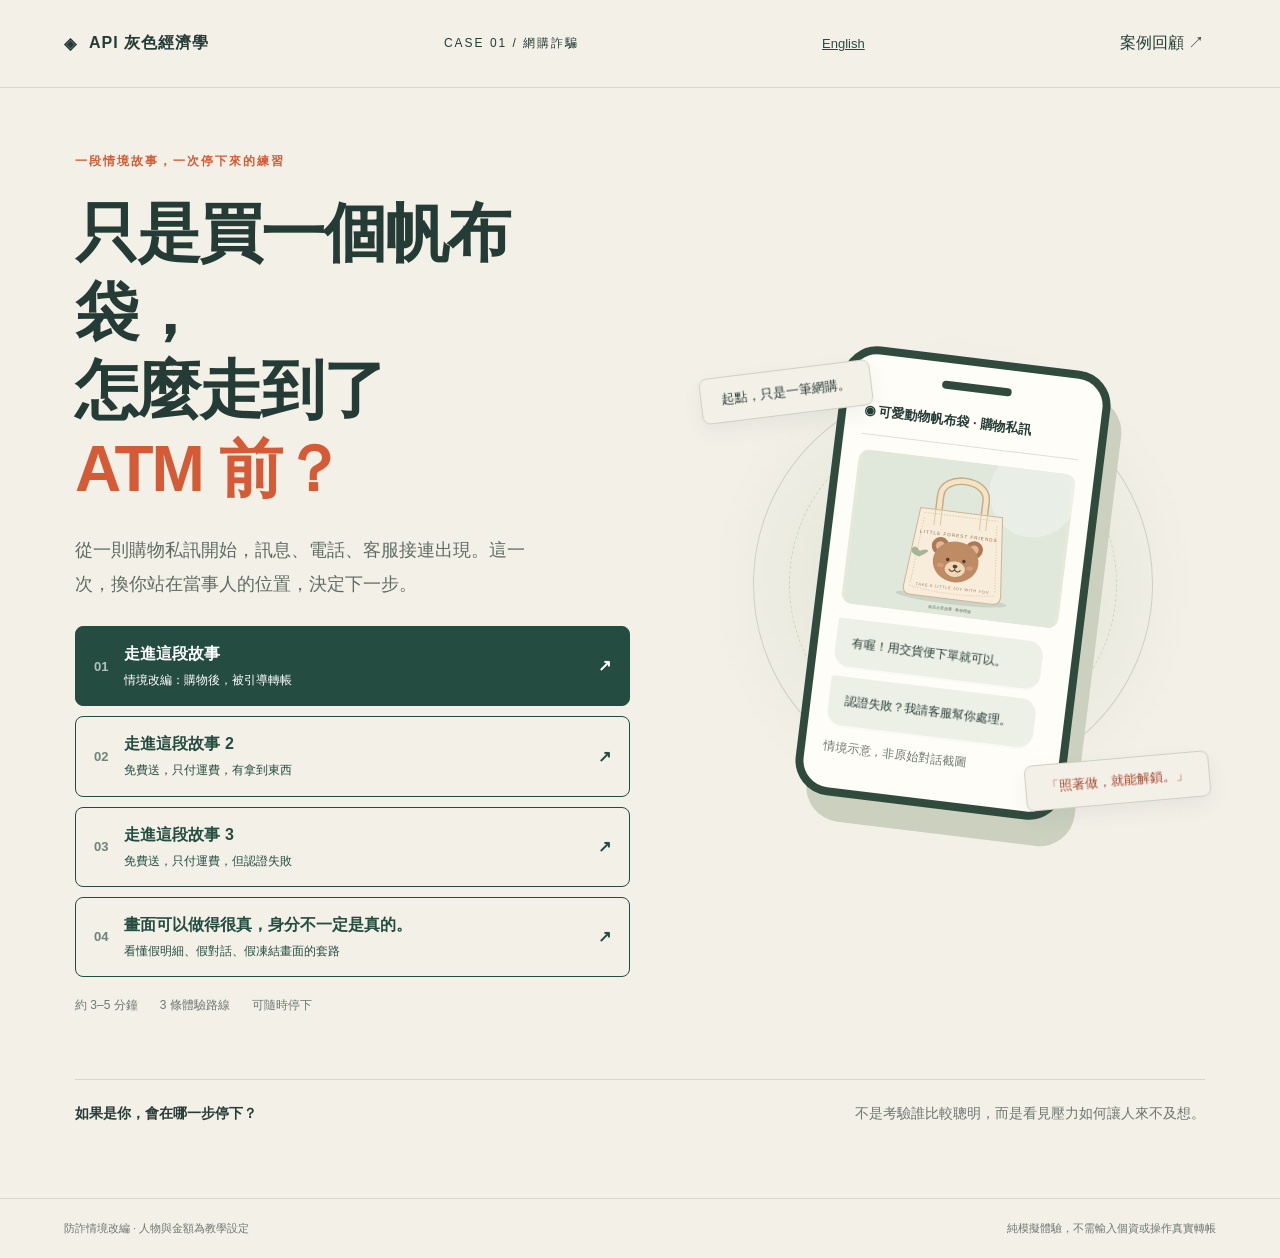
<file: index.html>
<!doctype html><html lang="zh-Hant"><head><meta charset="UTF-8"><meta name="viewport" content="width=device-width,initial-scale=1"><meta name="description" content="一場從網購帆布袋開始的真實詐騙案例。透過對話與選擇，練習在轉帳前停下來。"><title>只是買一個帆布袋｜API 灰色經濟學</title><link rel="stylesheet" href="style.css"></head><body><header><a class="brand" href="#" id="home">◈ <span>API 灰色經濟學</span></a><span class="edition">CASE 01 / 網購詐騙</span><a class="language-switch" href="en/index.html" lang="en">English</a><button class="textbtn" id="review">案例回顧 ↗</button></header><main id="app"></main><footer><span>防詐情境改編 · 人物與金額為教學設定</span><span>純模擬體驗，不需輸入個資或操作真實轉帳</span></footer><script src="totes.js"></script><script src="proof.js"></script><script src="recap-art.js"></script><script src="chat.js"></script><script src="free.js"></script><script src="app.js"></script></body></html>
</file>
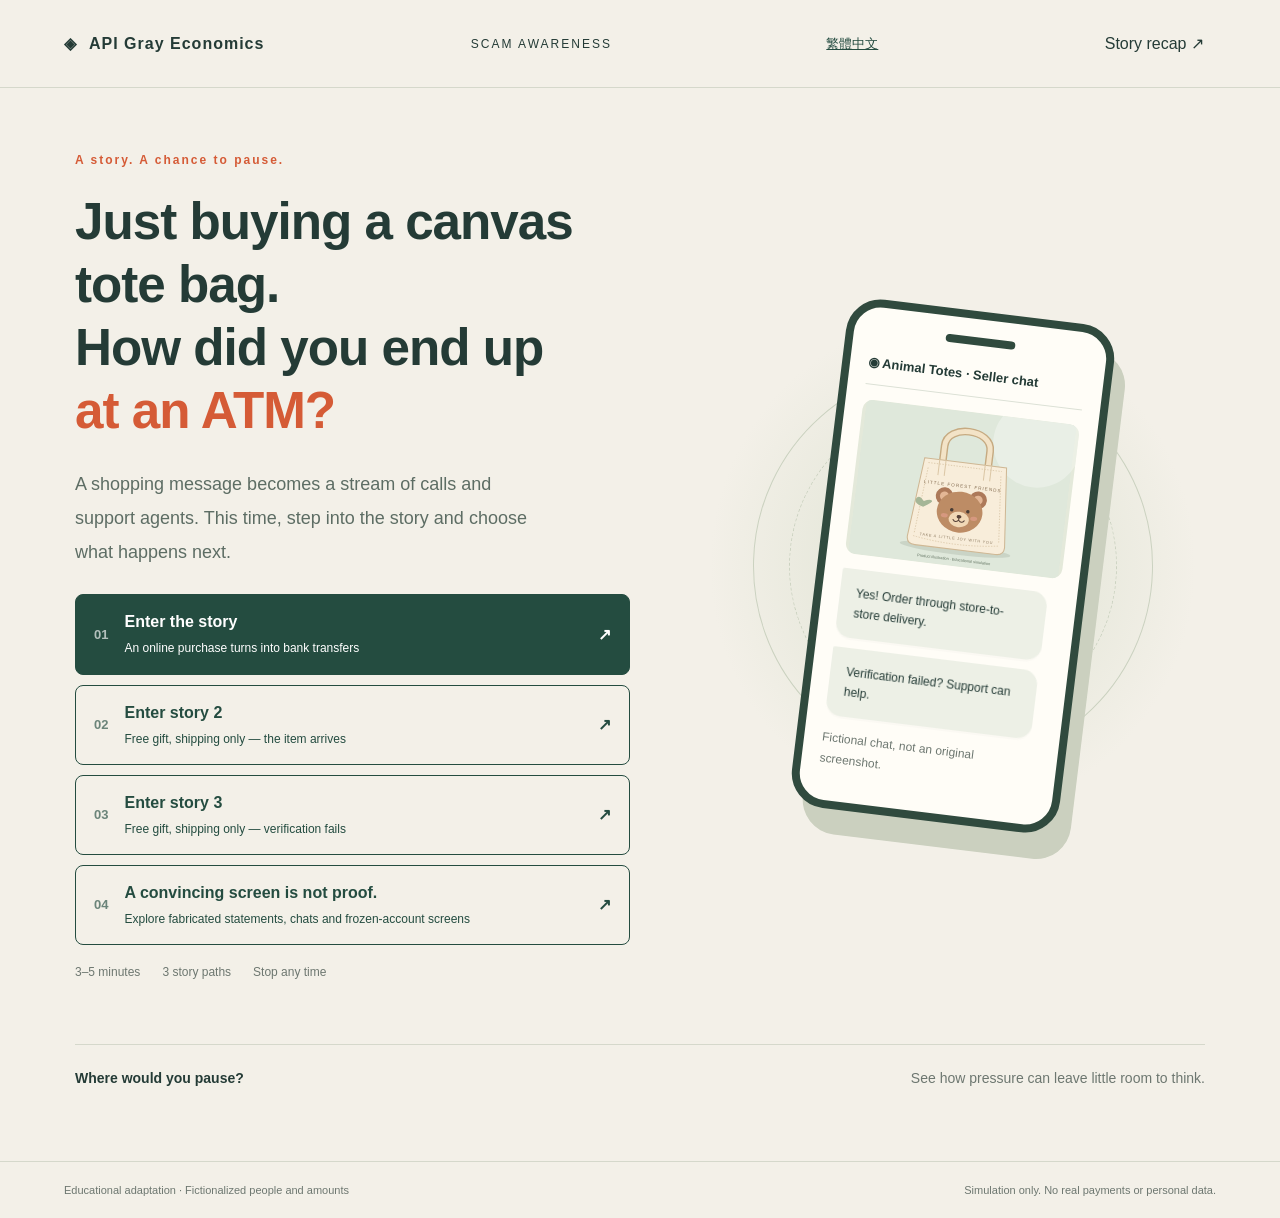
<file: en/index.html>
<!doctype html><html lang="en"><head><meta charset="utf-8"><meta name="viewport" content="width=device-width,initial-scale=1"><meta name="description" content="Three interactive scam-awareness stories. Practice pausing before a payment or transfer."><title>Pause Before You Transfer | API Gray Economics</title><link rel="stylesheet" href="../style.css"></head><body><header><a class="brand" id="home" href="#">◈ <span>API Gray Economics</span></a><span class="edition">SCAM AWARENESS</span><a class="language-switch" href="../index.html" lang="zh-Hant">繁體中文</a><button class="textbtn" id="review">Story recap ↗</button></header><main id="app"></main><footer><span>Educational adaptation · Fictionalized people and amounts</span><span>Simulation only. No real payments or personal data.</span></footer><script src="../totes.js"></script><script src="../proof.js"></script><script src="../recap-art.js"></script><script src="chat.js"></script><script src="app.js"></script></body></html>
</file>
<file: style.css>
:root{--bg:#f3f0e8;--ink:#243b36;--muted:#6d7770;--line:#d5d8cb;--orange:#d55b36;--green:#244c40}*{box-sizing:border-box}body{margin:0;background:var(--bg);color:var(--ink);font-family:Arial,'Noto Sans TC','Microsoft JhengHei',sans-serif}button,a{-webkit-tap-highlight-color:transparent}button{font:inherit;cursor:pointer}button:focus-visible,a:focus-visible{outline:3px solid #de8b46;outline-offset:4px}header{height:88px;max-width:1320px;margin:auto;padding:0 5%;display:flex;align-items:center;justify-content:space-between;border-bottom:1px solid var(--line)}a{color:inherit}.brand{text-decoration:none;font-weight:700;letter-spacing:1px;display:flex;gap:12px;align-items:center}.brand:first-letter{font-size:26px}.edition,.eyebrow{font-size:12px;letter-spacing:2px}.textbtn{border:0;background:none;color:var(--ink);padding:12px}.hero{max-width:1180px;margin:0 auto;display:grid;grid-template-columns:1.1fr 1fr;gap:70px;align-items:center;min-height:690px;padding:65px 25px}.eyebrow{color:var(--orange);font-weight:700}.hero h1{font-size:clamp(42px,5vw,70px);line-height:1.23;letter-spacing:-2px;margin:24px 0}.hero h1 em{font-style:normal;color:var(--orange)}.intro{font-size:18px;line-height:1.9;max-width:480px;color:#5d6d64}.primary,.secondary{border-radius:8px;padding:17px 24px;border:1px solid var(--green);font-weight:700;line-height:1.5;text-align:left}.primary{background:var(--green);color:white}.primary:hover{background:#36614f}.secondary{background:transparent;color:var(--green)}.secondary:hover{background:#e4e8dc}.hero .primary{margin-top:22px;min-width:235px;display:flex;justify-content:space-between;gap:30px}.fine{font-size:12px;line-height:1.8;color:var(--muted)}.meta{display:flex;gap:22px;margin-top:20px;font-size:12px;color:var(--muted)}.art{position:relative;height:520px;display:grid;place-items:center;background:radial-gradient(ellipse,#dce1d0 0,transparent 68%)}.orbit{position:absolute;width:400px;height:400px;border:1px solid #cbd2c0;border-radius:50%;transform:rotate(-20deg)}.orbit:after{content:'';position:absolute;inset:35px;border:1px dashed #cbd2c0;border-radius:50%}.mockphone{width:270px;background:#fffdf7;border:8px solid #304a3e;border-radius:35px;box-shadow:14px 25px 0 #cbd0bf;transform:rotate(7deg);padding:18px;z-index:1}.notch{width:70px;height:8px;background:#304a3e;border-radius:8px;margin:0 auto 22px}.phonehead{font-size:13px;font-weight:700;border-bottom:1px solid #dce1d6;padding-bottom:14px}.tote-art{height:155px;position:relative;overflow:hidden;background:#e4e9da;border-radius:10px;margin:15px 0}.tote-art svg{width:100%;height:100%}.bubble{padding:14px 16px;border-radius:2px 15px 15px;background:white;line-height:1.7;font-size:15px;margin:10px 0;max-width:95%;box-shadow:0 2px 0 #00000004}.mockphone .bubble{font-size:12px;background:#edf0e6}.tag{position:absolute;z-index:2;background:var(--bg);border:1px solid #cbd1c2;padding:13px 20px;border-radius:8px;font-size:13px;box-shadow:0 8px 20px #203d3010}.tag.one{top:45px;left:0;transform:rotate(-7deg)}.tag.two{bottom:40px;right:-5px;transform:rotate(-5deg);color:#a4432a}.bottomline{max-width:1130px;margin:0 auto 50px;border-top:1px solid var(--line);padding:25px 0;display:flex;justify-content:space-between;gap:20px;font-size:14px}.bottomline span{color:var(--muted)}footer{border-top:1px solid var(--line);padding:22px 5%;display:flex;justify-content:space-between;font-size:11px;color:var(--muted);gap:15px}.experience{max-width:1100px;margin:50px auto 70px;padding:0 24px;display:grid;grid-template-columns:.85fr 1.15fr;gap:70px}.context h1{font-size:38px;line-height:1.4;margin:22px 0}.context p{line-height:1.9;color:#5c6d64}.progress{display:flex;gap:7px;margin-bottom:36px}.progress i{height:4px;background:#d9ddcf;flex:1}.progress i.active{background:var(--orange)}.amount{margin:35px 0;padding-top:25px;border-top:1px solid var(--line)}.amount strong{font-size:36px;display:block;margin-top:10px;font-weight:500}.scene{background:#e3e8dc;border-radius:20px;overflow:hidden;border:1px solid #d4dacb}.scenehead{padding:20px 25px;background:#f9faf4;display:flex;align-items:center;gap:12px}.avatar{background:var(--green);color:white;width:38px;height:38px;border-radius:50%;display:grid;place-items:center}.scenehead small{display:block;color:var(--muted);margin-top:5px;font-size:11px}.messages{padding:22px 25px;min-height:240px}.incoming{font-size:12px;color:var(--muted);margin:15px 0 4px}.bubble.me{background:#cedbb7;margin-left:auto;border-radius:15px 2px 15px 15px}.url{word-break:break-all;font-family:monospace;font-size:13px}.choices{display:grid;gap:10px;padding:0 25px 25px}.choices button{width:100%;font-size:14px}.sim{font-size:10px;text-align:center;color:var(--muted);padding-bottom:15px}.note{margin-top:20px;font-size:12px;line-height:1.8;color:var(--muted)}.receipt{background:#fafbf6;padding:20px;border-radius:8px}.receipt strong{display:block;font-size:32px;margin:10px 0}.notice{border-left:3px solid var(--orange);padding:10px 15px;margin-top:20px;line-height:1.8}.recap{max-width:850px;margin:55px auto;padding:0 24px}.recap h1{font-size:40px;line-height:1.35}.recap>p{line-height:1.9;color:#5c6d64}.timeline{margin:35px 0}.row{display:grid;grid-template-columns:90px 1fr;gap:25px;padding:24px 0;border-top:1px solid var(--line)}.row b{color:var(--orange);font-size:13px}.row h3{margin:0 0 10px;font-size:19px}.row p{line-height:1.8;margin:0;color:#5d6d64}.actions{display:flex;gap:12px;margin:30px 0;flex-wrap:wrap}.help{background:#e3e8db;padding:28px;border-radius:12px;margin:30px 0}.help li{line-height:1.9;margin:12px 0}.help ul{padding-left:20px}.check{font-size:50px;color:var(--green)}@media(max-width:760px){header{height:70px;padding:0 20px}.edition{display:none}.brand{font-size:13px}.hero{grid-template-columns:1fr;padding:40px 24px 25px;gap:20px}.hero h1{font-size:46px}.intro{font-size:16px}.art{height:430px;max-width:400px;width:100%;margin:auto}.orbit{width:310px;height:310px}.mockphone{width:235px}.tag.one{top:20px}.tag.two{bottom:10px;right:0}.bottomline{margin:20px 24px 35px;display:grid;line-height:1.8}.experience{grid-template-columns:1fr;gap:24px;margin-top:30px}.context h1{font-size:29px}.context p{font-size:14px;margin-bottom:0}.progress{margin-bottom:20px}.amount{margin:20px 0 0;padding-top:15px;display:flex;justify-content:space-between;align-items:center;font-size:12px}.amount strong{font-size:26px;margin:0}.messages{padding:16px;min-height:0}.choices{padding:0 16px 20px}.recap h1{font-size:32px}.row{grid-template-columns:62px 1fr;gap:16px}footer{flex-direction:column;gap:8px}.recap{margin-top:35px}}@media(prefers-reduced-motion:no-preference){.bubble{animation:appear .35s ease both}@keyframes appear{from{opacity:0;transform:translateY(6px)}to{opacity:1;transform:translateY(0)}}}
h1:focus{outline:none}
.shop-layout{max-width:1320px;margin:36px auto 65px;padding:0 24px;display:grid;grid-template-columns:minmax(0,2.1fr) minmax(290px,1fr);gap:28px;align-items:start}.training-banner{background:#993f2a;color:white;padding:13px 18px;border-radius:10px 10px 0 0;font-size:13px;display:flex;justify-content:space-between;gap:12px;flex-wrap:wrap}.training-banner span{font-size:11px}.browserbar{padding:13px 17px;background:#e3e5e4;border:1px solid #ced3d1;font-size:11px}.browserbar span{display:block;margin-bottom:6px;color:#59655f}.browserbar code{word-break:break-all;font-size:13px}.browserbar b{color:#9b3928;background:#fce2d4}.store{background:white;border:1px solid #ddd;color:#333}.store-nav{padding:20px;display:flex;justify-content:space-between;align-items:center;gap:12px;border-top:5px solid #14805a;border-bottom:3px solid #2384af;font-size:13px}.store-nav>div{display:flex;align-items:center;gap:8px;flex-wrap:wrap}.store-nav small{font-size:10px;color:#7b827c}.storemark{background:#127e59;color:white;font-weight:bold;padding:7px 10px;font-size:18px}.store-path{font-size:11px;padding:18px 24px;color:#7b827c}.shop-product{padding:8px 24px 24px;display:grid;grid-template-columns:1.05fr 1fr;gap:28px}.product-image{overflow:hidden;border-radius:5px;background:#dfe9e5}.product-image svg{width:100%;display:block;min-height:270px}.thumbnail{width:62px;height:50px;margin-top:12px;border:2px solid #13825b;border-radius:4px;overflow:hidden}.thumbnail svg{width:100%;height:100%;object-fit:cover}.stock-tag{font-size:11px;color:#12875c;margin:7px 0 12px}.product-details h1{font-size:27px;line-height:1.4;margin:0 0 13px}.product-details h1 span{font-size:12px;font-weight:400;color:#818781}.rating{font-size:12px;color:#d29329}.rating span{color:#777;display:block;margin:6px 0 18px}.price{font-size:29px;color:#da5a2b;font-weight:700}.price del{font-size:13px;color:#999;font-weight:400;margin-left:8px}.promo{background:#fff3e8;color:#a05b28;padding:9px;font-size:11px}.product-details label{font-size:12px;display:flex;justify-content:space-between;align-items:center;margin:18px 0 9px}.swatches{display:flex;gap:8px}.swatches button{padding:9px 12px;background:white;border:1px solid #ccc;border-radius:3px;font-size:12px}.swatches .selected{border:2px solid #16815a;color:#16815a;background:#f2faf6}.quantity{display:flex;align-items:center}.quantity button,.quantity output{border:1px solid #ddd;padding:8px 14px;background:white;font-size:14px}.quantity output{border-right:0;border-left:0;min-width:45px;text-align:center}.quantity button:disabled{opacity:.35;cursor:default}.delivery{display:grid;grid-template-columns:1fr 1fr;gap:12px;font-size:12px;margin:23px 0}.delivery span{color:#777}.delivery strong{font-weight:400}.store-buy{display:block;width:100%;padding:15px;border:0;background:#128358;color:white;font-weight:700;border-radius:5px}.store-buy:hover{background:#096c47}.seller-strip{margin:0 24px;border-top:1px solid #eee;border-bottom:1px solid #eee;padding:18px 0;display:flex;gap:13px;font-size:13px;align-items:center}.seller-icon{width:40px;height:40px;border-radius:50%;background:#dfece6;display:grid;place-items:center;color:#38765e}.seller-strip small{display:block;font-size:10px;color:#888;margin-top:7px}.product-tabs{margin:20px 24px 0;border-bottom:1px solid #ddd;display:flex;gap:20px}.product-tabs button{background:none;border:0;padding:13px 2px;color:#888;font-size:13px}.product-tabs .selected{color:#128358;border-bottom:3px solid #128358}#product-info{padding:15px 24px 30px;font-size:13px;line-height:1.9}#product-info h3{font-size:16px}#product-info small{font-size:11px}.store-footer{background:#fafafa;text-align:center;padding:20px;color:#888;font-size:10px;line-height:1.9}.verify{background:#e6eadd;border:1px solid #d3d9c8;border-radius:10px;padding:23px;line-height:1.8;font-size:13px}.verify-label{color:#997047;font-size:11px;font-weight:bold;letter-spacing:1px}.verify h2{font-size:26px;line-height:1.4;margin:12px 0}.verify p{color:#59675e}.verify details{border-top:1px solid #cbd3c0;padding:17px 0}.verify summary{font-size:14px;font-weight:700;cursor:pointer}.domainbreak{margin:16px 0;background:white;padding:10px;font-family:monospace;overflow-wrap:anywhere}.domainbreak span{color:#818a83}.domainbreak strong{color:#ad402a;background:#fff0db}.wrap{overflow-wrap:anywhere}.verify textarea{width:100%;height:130px;resize:vertical;font:12px/1.8 inherit;font-family:inherit;padding:10px;border:1px solid #bdc7b2;border-radius:4px;background:#fafcf5;color:#384c40}.guidebtn{background:white;border:1px solid #829981;border-radius:4px;padding:10px 15px;margin-top:8px;color:#274637;font-size:12px}.verify .secondary{font-size:12px;width:100%}.verify a{font-size:12px;line-height:2.2}.checkout{padding:10px 28px 30px}.checkout-steps{display:flex;gap:10px;font-size:11px;color:#888;flex-wrap:wrap}.checkout-steps b{color:#147f59;font-weight:400}.checkout h1{font-size:28px;margin:25px 0 12px}.checkout-note{background:#f5f5f2;font-size:12px;padding:12px;line-height:1.7}.order-item{display:flex;gap:15px;align-items:center;border-bottom:1px solid #eee;padding:20px 0;font-size:13px}.order-item>strong{margin-left:auto}.order-thumb{width:85px}.order-thumb svg{width:100%;display:block}.order-item p{font-size:11px;color:#777}.shipping-title{display:flex;align-items:center;gap:15px}.checkout h2{font-size:16px;margin:25px 0 15px}.shipping-title span{font-size:11px;color:#92724f}.demo-fields{display:grid;grid-template-columns:1fr 1fr;gap:16px}.demo-fields label{font-size:12px}.demo-fields input,.demo-fields select{display:block;width:100%;margin-top:8px;padding:12px;border:1px solid #d9deda;border-radius:4px;color:#68756c;background:#f8faf8;font:12px inherit;font-family:inherit}.demo-fields .wide{grid-column:1/-1}.payment{background:#f4faf7;border:1px solid #b8d9c9;border-radius:5px;padding:15px;font-size:13px}.payment small{font-size:10px;color:#728478;margin-left:12px}.order-total{margin:22px 0}.order-total>div{display:flex;justify-content:space-between;font-size:13px;padding:9px 0}.order-total .total{border-top:1px solid #ddd;padding-top:17px;margin-top:7px}.total strong{color:#d75b32;font-size:23px}dialog{border:0;padding:0;border-radius:12px;width:min(440px,calc(100% - 32px));color:#34433b;box-shadow:0 25px 90px #0004}dialog::backdrop{background:#142d2877}.dialog-band{background:#9e4531;color:white;padding:13px;font-size:12px;text-align:center}.dialog-body{padding:28px;text-align:center;line-height:1.8}.error-icon{width:54px;height:54px;border-radius:50%;background:#fff0e3;color:#c4672a;font-size:32px;margin:auto}.dialog-body h2{font-size:24px;margin:15px 0 8px}.dialog-body p{font-size:14px}.fake-error{font-size:12px;background:#f4f4ef;padding:15px}.dialog-body .secondary{margin-top:10px;width:100%;font-size:12px;text-align:center}@media(max-width:1000px){.shop-layout{grid-template-columns:minmax(0,1.8fr) minmax(280px,1fr);gap:16px;padding:0 16px}.shop-product{grid-template-columns:1fr}.product-image svg{min-height:0;max-height:300px}.product-details h1 br{display:none}.product-details h1 span{display:block}.store-nav{font-size:11px;padding:15px}}@media(max-width:720px){.shop-layout{grid-template-columns:1fr;margin-top:20px;padding:0 12px}.shop-product{grid-template-columns:1fr;padding:8px 20px 22px;gap:5px}.verify{padding:22px}.demo-fields{grid-template-columns:1fr}.store-nav>span{white-space:nowrap}.checkout{padding:10px 20px 25px}.browserbar code{font-size:11px}.training-banner{font-size:12px}.verify h2 br{display:none}.product-image svg{max-height:320px}.thumbnail{display:none}.order-item{gap:10px}.order-item>strong{font-size:12px}}
.free-entry{margin-top:12px;font-size:14px;display:block;max-width:100%}.gift-layout .store-nav{border-top-color:#e7842f;border-bottom-color:#26804a}.gift-layout .storemark{background:#e7772d}.gift-layout .price small{font-size:13px;margin-left:10px;font-weight:400}.gift-description{padding:20px 24px;font-size:13px;line-height:1.8}.gift-charge{background:#f4f7f3;border:1px solid #dbe2d9;border-radius:6px;text-align:center;padding:22px;margin:22px 0}.gift-charge span,.gift-charge small{display:block;font-size:12px;color:#738075}.gift-charge strong{display:block;font-size:35px;color:#d2672b;margin:10px 0}.gift-layout .checkout .store-buy{margin-top:25px}
.story-menu{display:grid;gap:10px;margin-top:25px}.hero .story-menu button{display:flex;align-items:center;gap:16px;justify-content:flex-start;width:100%;margin:0;padding:15px 18px}.story-menu button>span:first-child{font-size:13px;opacity:.65}.story-menu button>span:last-child{margin-left:auto}.story-menu button div{font-size:16px}.story-menu small{display:block;font-weight:400;font-size:12px;margin-top:5px;line-height:1.6}.parcel-card{background:#e5ebdf;border-radius:12px;padding:24px;display:flex;gap:20px;align-items:center;margin:25px 0}.parcel-icon{font-size:65px;color:#a8794f}.parcel-card p{font-size:13px}.delivery-track{padding-left:24px;line-height:2.7}.delivery-track strong{font-weight:400;font-size:13px;margin-left:12px}.received-product{max-width:420px;border-radius:10px;overflow:hidden;margin:25px 0}.received-product svg{display:block;width:100%}@media(max-width:760px){.story-menu small{font-size:12px}.hero .story-menu button{padding:14px 12px;gap:12px}.story-menu button div{font-size:15px}}
/* Messaging simulation */
.messenger{max-width:480px;width:100%;justify-self:center;border:6px solid #28302f;border-radius:36px;background:#90aaca;box-shadow:0 22px 60px #263b3620;overflow:hidden}.phone-status{height:38px;position:relative;padding:13px 24px 5px;background:#f8fafc;display:flex;justify-content:space-between;font:bold 12px Arial;color:#172128}.chat-island{position:absolute;left:50%;top:8px;transform:translateX(-50%);width:80px;height:17px;border-radius:20px;background:#222b2f}.messenger .scenehead{padding:12px 14px;background:#f8fafc;gap:9px;border-bottom:1px solid #d9e0e5}.chat-back{border:0;background:none;font-size:34px;color:#263c47;padding:0 3px;line-height:1}.messenger .avatar{width:34px;height:34px;font-size:13px;background:linear-gradient(140deg,#52978e,#2a696c)}.messenger .scenehead strong{font-size:14px}.messenger .scenehead small{font-size:10px;max-width:170px}.chat-tools{margin-left:auto;display:flex;align-items:center;gap:11px;font-size:18px}.chat-tools svg{width:18px;height:18px;fill:none;stroke:#344b59;stroke-width:1.6;stroke-linecap:round;stroke-linejoin:round}.chat-sim-label{text-align:center;font-size:10px;color:#586e82;background:#dce6f1;padding:7px}.messenger .messages{height:360px;min-height:0;padding:15px 12px;background:#90aaca;overflow-y:auto;scrollbar-width:thin}.chat-date{width:max-content;margin:0 auto 18px;padding:5px 12px;border-radius:20px;background:#607c9b66;color:#fff;font-size:10px}.chat-row{display:flex;align-items:flex-end;gap:6px;margin:13px 0}.chat-row[hidden],.messenger [hidden]{display:none!important}.chat-face{flex:0 0 29px;height:29px;align-self:flex-start;display:grid;place-items:center;border:2px solid #ffffffa0;background:linear-gradient(145deg,#faead2,#b4c8ad);border-radius:50%;font-size:12px;color:#4c685e;margin-top:19px}.chat-message{max-width:77%;min-width:0}.chat-sender{font-size:10px;color:#2f4b66;margin:0 0 5px 3px}.messenger .bubble{margin:0;padding:10px 12px;background:#fff;color:#25322d;line-height:1.65;font-size:14px;max-width:100%;border-radius:0 15px 15px 15px;box-shadow:0 1px 2px #425e7618;overflow-wrap:anywhere}.chat-time{font-size:9px;color:#3d5773;line-height:1.5;white-space:nowrap;padding-bottom:1px}.chat-row.outgoing{justify-content:flex-end}.outgoing .chat-message{order:2}.outgoing .chat-time{order:1;text-align:right}.messenger .bubble.me{background:#a6e57b;border-radius:15px 0 15px 15px;margin:0}.chat-playbar{display:flex;gap:8px;justify-content:center;background:#90aaca;padding:8px 10px 16px}.chat-playbar button{border:0;border-radius:20px;padding:9px 14px;font-size:12px}.chat-next{background:#fff;color:#294860;font-weight:bold}.chat-show-all{background:#ffffff55;color:#304a62}.chat-composer{background:#f8fafc;display:flex;gap:10px;align-items:center;padding:10px 14px;color:#738389;font-size:24px;border-top:1px solid #d4dfe7}.chat-composer>div{flex:1;border:1px solid #e0e5e8;background:#fff;border-radius:20px;padding:10px 12px;font-size:11px;color:#97a0a4;display:flex;justify-content:space-between}.messenger .choices{background:#f8fafc;padding:4px 14px 12px;gap:8px}.messenger .choices button{font-size:12px;padding:12px 14px;border-radius:8px}.messenger .sim{background:#f8fafc;padding:0 10px 15px;font-size:9px}.messenger .sim:after{content:'';display:block;width:100px;height:4px;background:#2c343b;border-radius:4px;margin:13px auto 0}.messenger .receipt{padding:12px}.messenger .receipt strong{font-size:26px}.experience{align-items:start}.messenger .chat-row .bubble{animation:appear .2s ease both}@media(max-width:760px){.messenger{border-width:4px;max-width:430px;border-radius:29px}.messenger .messages{height:340px}.chat-message{max-width:75%}.chat-tools{gap:8px}.messenger .scenehead small{max-width:145px}.experience{gap:24px}}@media(prefers-reduced-motion:reduce){.messenger .chat-row .bubble{animation:none}}

.language-switch{font-size:13px;white-space:nowrap;padding:8px;color:var(--green)}html[lang=en] .hero h1{font-size:clamp(35px,4vw,58px);letter-spacing:-1px}html[lang=en] .context h1{font-size:34px}html[lang=en] .chat-message{max-width:74%}html[lang=en] .chat-tools{gap:7px}@media(max-width:760px){html[lang=en] header{padding:0 10px;gap:4px}html[lang=en] .brand{font-size:11px}html[lang=en] .textbtn{font-size:11px;padding:8px}html[lang=en] .context h1{font-size:28px}}
/* Distinct identities: color supplements the visible role names. */
.messenger .chat-row[data-role=seller] .bubble{background:#fff0de;border-left:3px solid #bb7133}.messenger .chat-row[data-role=seller] .chat-face{background:#c27b43;color:white}.messenger .chat-row[data-role=seller] .chat-sender{color:#66360e;font-weight:bold}.messenger .chat-row[data-role=bank] .bubble{background:#e5efff;border-left:3px solid #4673b2}.messenger .chat-row[data-role=bank] .chat-face{background:#426b9c;color:white}.messenger .chat-row[data-role=bank] .chat-sender{color:#193d70;font-weight:bold}.messenger .chat-row[data-role=support] .bubble{background:#f4edfa;border-left:3px solid #9273ad}.messenger .chat-row[data-role=support] .chat-face{background:#88709f;color:white}
.proof-page{max-width:1120px;margin:35px auto 70px;padding:0 24px}.proof-page>h1{font-size:clamp(30px,4vw,48px);line-height:1.3;margin:15px 0}.proof-intro{max-width:720px;line-height:1.9;color:var(--muted)}.proof-tabs{display:grid;grid-template-columns:repeat(3,1fr);gap:12px;margin:30px 0}.proof-tabs button{padding:18px;border:1px solid #c9cfc5;background:transparent;color:var(--ink);border-radius:10px;text-align:left;font-weight:bold}.proof-tabs span{display:block;font-size:11px;opacity:.65;margin-bottom:9px}.proof-tabs .selected{background:#274b40;color:#fff}.proof-layout{display:grid;grid-template-columns:1fr 1fr;gap:65px;align-items:start}.proof-warning{font-size:11px;text-align:center;color:#964331;font-weight:bold;margin-bottom:12px}.proof-phone{max-width:430px;margin:auto;border:7px solid #263332;border-radius:38px;overflow:hidden;background:#fff;box-shadow:0 22px 45px #273e3620;color:#263638}.proof-status{display:flex;justify-content:space-between;align-items:center;height:42px;padding:0 22px;font-size:12px;position:relative;background:#fff}.proof-notch{position:absolute;left:40%;width:20%;height:19px;background:#263332;border-radius:20px}.proof-phone-footer{font-size:9px;text-align:center;padding:14px 8px 9px;background:#f5f7f6;color:#52605d}.proof-phone-footer i{display:block;width:100px;height:4px;background:#263332;border-radius:8px;margin:12px auto 0}.bank-top,.freeze-top,.line-top{padding:15px 18px;display:flex;align-items:center;justify-content:space-between;gap:12px}.bank-top small,.line-top small{display:block;font-size:9px;font-weight:normal;margin-top:4px}.bank-balance{padding:22px;background:linear-gradient(130deg,#245c59,#387d73);color:#fff}.bank-balance>small{display:block;margin-top:8px;opacity:.7}.bank-balance h2{font-size:32px;font-weight:500;margin:20px 0}.bank-balance h2 span{display:block;font-size:11px;margin-top:8px}.bank-balance>div{font-size:10px;border-top:1px solid #ffffff55;padding-top:12px;color:#fff3d5}.bank-period{padding:18px;font-size:13px;border-bottom:1px solid #ddd}.bank-period span{float:right;font-size:11px}.bank-total{background:#f2f6f3;padding:12px 18px;font-size:11px;display:flex;justify-content:space-between}.bank-total b,.positive>b{color:#238477}.bank-transaction{display:flex;align-items:center;gap:10px;padding:18px 13px;border-bottom:1px solid #eef0ed;font-size:11px}.bank-transaction small{display:block;color:#84908c;font-size:9px;margin-top:6px}.bank-transaction>div:last-child{margin-left:auto;text-align:right}.bank-bottom{text-align:center;padding:20px 8px;font-size:12px;color:#60746a}.proof-explain{padding:20px 0}.proof-explain h2{font-size:30px}.proof-explain p{line-height:1.95;color:#5a6a63}.proof-check{background:#e5eadf;padding:8px 22px;border-radius:12px;margin:25px 0}.proof-explain details{border-top:1px solid #cad2c5;border-bottom:1px solid #cad2c5;padding:18px 0;line-height:1.8}.proof-explain summary{cursor:pointer;font-weight:bold}.proof-explain>.primary{margin-top:20px}.line-screen{background:#95afcb;min-height:510px}.line-top{background:#f7f9fa;font-size:14px}.line-date{font-size:10px;text-align:center;color:#fff;padding:14px}.proof-watermark{font-size:10px;text-align:center;background:#edf3f8aa;padding:7px;color:#465c70}.line-row{display:flex;gap:6px;padding:12px 10px;align-items:flex-end}.line-row i{align-self:flex-start;background:#e9d6b9;font-style:normal;width:28px;height:28px;display:grid;place-items:center;border-radius:50%;margin-top:15px;flex-shrink:0}.line-row>div{max-width:75%}.line-row small{font-size:10px;color:#334f69}.line-row p{font-size:13px;line-height:1.7;background:#fff;border-radius:0 13px 13px;margin:5px 0 0;padding:10px 12px}.line-row time{font-size:9px;color:#3e5872;white-space:nowrap}.line-row.mine{justify-content:flex-end}.line-row.mine p{background:#a7e779;max-width:72%;border-radius:13px 0 13px 13px}.line-compose{background:#f5f8fa;padding:15px;display:flex;gap:10px;align-items:center;margin-top:15px}.line-compose span{font-size:10px;color:#8b969c;border-radius:20px;background:#fff;padding:10px;flex:1}.freeze-screen{background:#fff;text-align:center;padding-bottom:8px}.freeze-top{border-bottom:1px solid #eee;font-size:13px}.freeze-brand{font-size:15px;font-weight:bold;margin:20px;color:#43645c}.freeze-brand small{display:block;font-size:9px;font-weight:normal;margin-top:5px}.lock-icon{margin:24px auto 14px;width:65px;height:65px;border-radius:50%;background:#fcedea;color:#ba574a;display:grid;place-items:center;font-size:34px}.freeze-tag{font-size:10px;color:#a75445}.freeze-screen h2{font-size:22px;line-height:1.5;padding:0 25px}.freeze-screen>p{font-size:12px;line-height:1.8;color:#7b8680;padding:0 25px}.freeze-details{margin:20px;border:1px solid #e5e8e5;background:#fafbf9;border-radius:8px;padding:10px 13px}.freeze-details>div{display:flex;justify-content:space-between;gap:10px;font-size:11px;padding:9px 0}.freeze-red{color:#bd6654}.freeze-claim{font-size:12px;line-height:1.8;padding:0 27px;color:#6c7971}.freeze-screen button{margin:20px 15px 0;width:calc(100% - 30px);padding:14px;background:#54796e;color:#fff;border:0;border-radius:8px;font-size:12px;cursor:default;opacity:1}@media(max-width:760px){.proof-layout{grid-template-columns:1fr;gap:20px}.proof-page{padding:0 16px}.proof-tabs{gap:6px}.proof-tabs button{padding:12px 8px;font-size:12px}.proof-explain{padding:5px 8px}.proof-phone{max-width:400px}.proof-explain h2{font-size:26px}}
.recap .timeline .illustrated-row{grid-template-columns:230px minmax(0,1fr);column-gap:28px;row-gap:8px;padding:28px 0;align-items:start}.recap-art{grid-column:1;grid-row:1/3;margin:0;align-self:center}.recap-art img{display:block;width:100%;height:auto;border-radius:14px}.illustrated-row>b{grid-column:2;margin-top:5px}.illustrated-row>div{grid-column:2}.illustrated-row h3{line-height:1.5}@media(max-width:620px){.recap .timeline .illustrated-row{grid-template-columns:1fr;gap:12px}.recap-art{grid-column:1;grid-row:auto;width:100%;max-width:430px}.illustrated-row>b,.illustrated-row>div{grid-column:1}.illustrated-row>b{margin-top:2px}}
</file>
